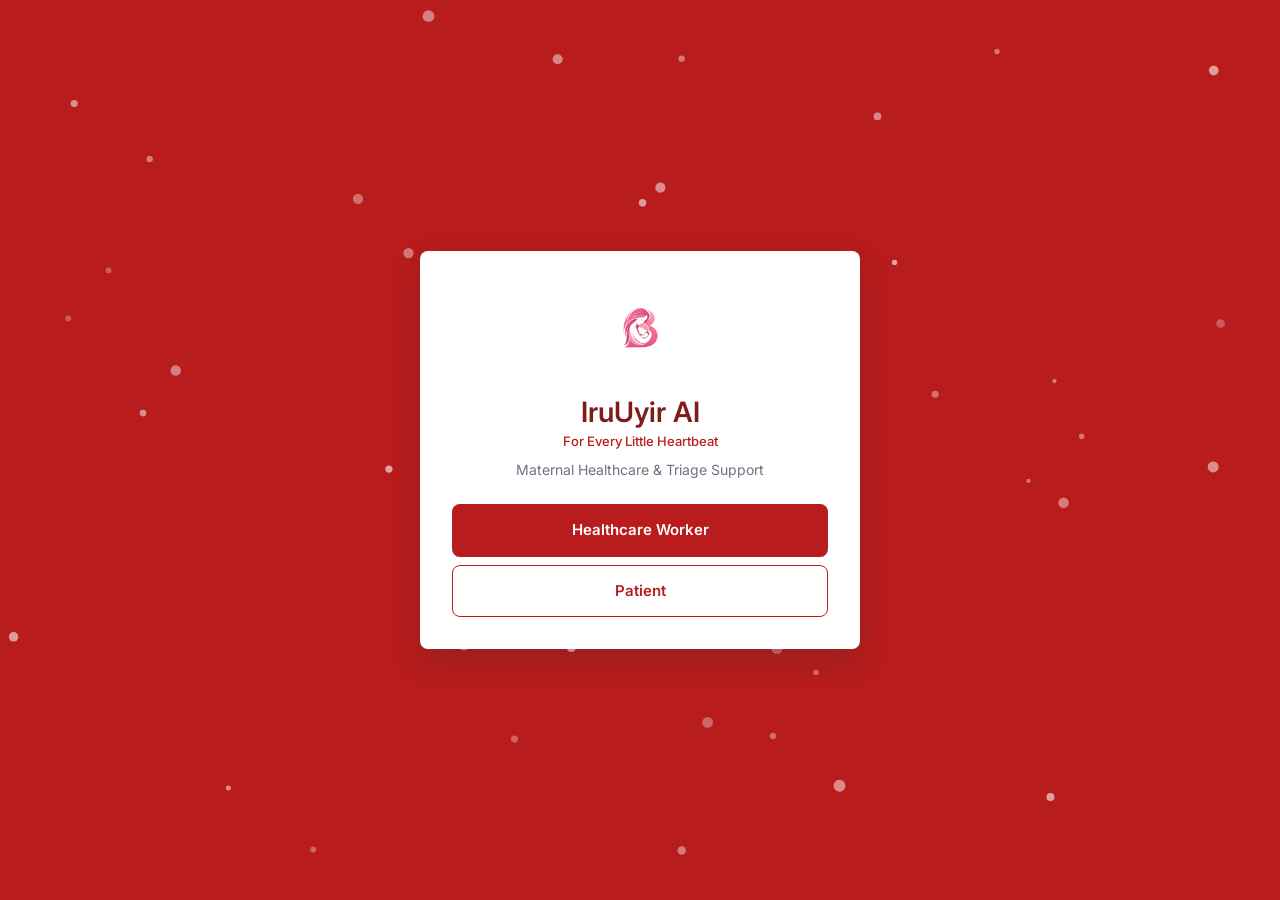
<file: iruuyir-ai/index.html>
<!DOCTYPE html><html lang="en"><head><meta charset="UTF-8"><meta name="viewport" content="width=device-width,initial-scale=1"><title>IruUyir AI | For Every Little Heartbeat</title>
<link rel="icon" href="assets/logo.png">
<link href="https://fonts.googleapis.com/css2?family=Inter:wght@400;500;600;700&display=swap" rel="stylesheet">
<link rel="stylesheet" href="healthworker/css/shared.css"><link rel="stylesheet" href="assets/css/logo.css"></head>
<body><div class="auth-wrap"><main class="auth-card" style="max-width:440px;text-align:center">
<!-- LOGO SLOT: put your logo at assets/logo.png (no code change needed) -->
<div class="logo-placeholder logo-hero" title="Logo"><img src="assets/logo.png" alt="IruUyir AI logo" onload="this.parentNode.classList.add('has-logo')" onerror="this.remove()"><span class="logo-fallback">LOGO</span></div>
<h1 style="font-size:28px;color:var(--red-dark);margin-top:0;">IruUyir AI</h1><p class="tagline">For Every Little Heartbeat</p>
<p class="muted" style="margin:8px 0 24px">Maternal Healthcare &amp; Triage Support</p>
<a class="btn btn-primary btn-lg" href="healthworker/doctor-login.html" data-go>Healthcare Worker</a>
<a class="btn btn-outline btn-lg" href="patient/patient-login.html" data-go>Patient</a>
</main><canvas id="bg" aria-hidden="true"></canvas></div>
<script src="healthworker/js/ui.js"></script><script src="healthworker/js/particles.js"></script>
<script>document.querySelectorAll('[data-go]').forEach(a=>a.addEventListener('click',e=>{e.preventDefault();UI.go(a.href)}))</script></body></html>
</file>
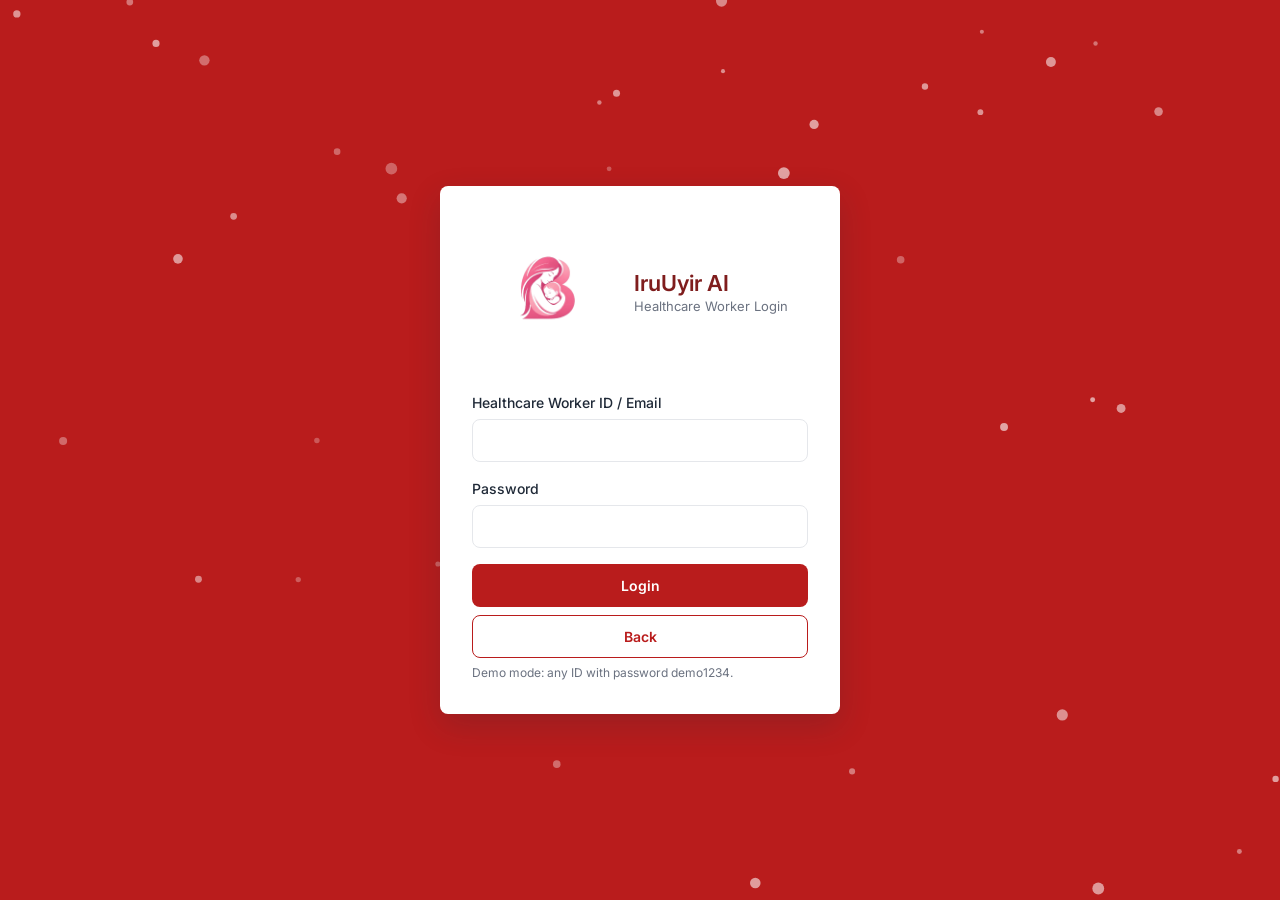
<file: iruuyir-ai/healthworker/doctor-dashboard.html>
<!DOCTYPE html><html lang="en"><head><meta charset="UTF-8"><meta name="viewport" content="width=device-width,initial-scale=1"><title>Dashboard | IruUyir AI</title>
<link href="https://fonts.googleapis.com/css2?family=Inter:wght@400;500;600;700&display=swap" rel="stylesheet">
<link rel="stylesheet" href="css/shared.css"><link rel="stylesheet" href="css/doctor.css"><link rel="icon" href="../assets/logo.png"><link rel="stylesheet" href="../assets/css/logo.css"></head>
<body data-protected="1">
<header class="navbar"><div class="nav-left"><div class="logo-placeholder" title="Logo"><img src="../assets/logo.png" alt="IruUyir logo" onload="this.parentNode.classList.add('has-logo')" onerror="this.remove()"><span class="logo-fallback">LOGO</span></div><span class="brand">IruUyir AI</span>
<nav class="nav-links"><button class="nav-link" data-nav="dashboard">Dashboard</button><button class="nav-link" data-nav="patients">Patients</button><button class="nav-link" data-nav="appointments">Appointments</button><button class="nav-link" data-nav="cycle">Menstrual Cycle</button><button class="nav-link" data-nav="alerts">Alerts<span class="count" id="alertCount" hidden></span></button></nav></div>
<div class="nav-right"><span class="user"><span class="muted">Healthcare Worker</span><strong id="userName"></strong></span><button class="btn btn-outline btn-sm" id="logoutBtn">Logout</button></div></header>
<main class="app-main" id="view"></main><div id="modalRoot"></div><div id="toasts"></div>
<script src="js/config.js"></script><script src="js/ui.js"></script><script src="js/auth.js"></script><script src="js/mock.js"></script><script src="js/api.js"></script><script src="js/dashboard.js"></script>
</body></html>
</file>
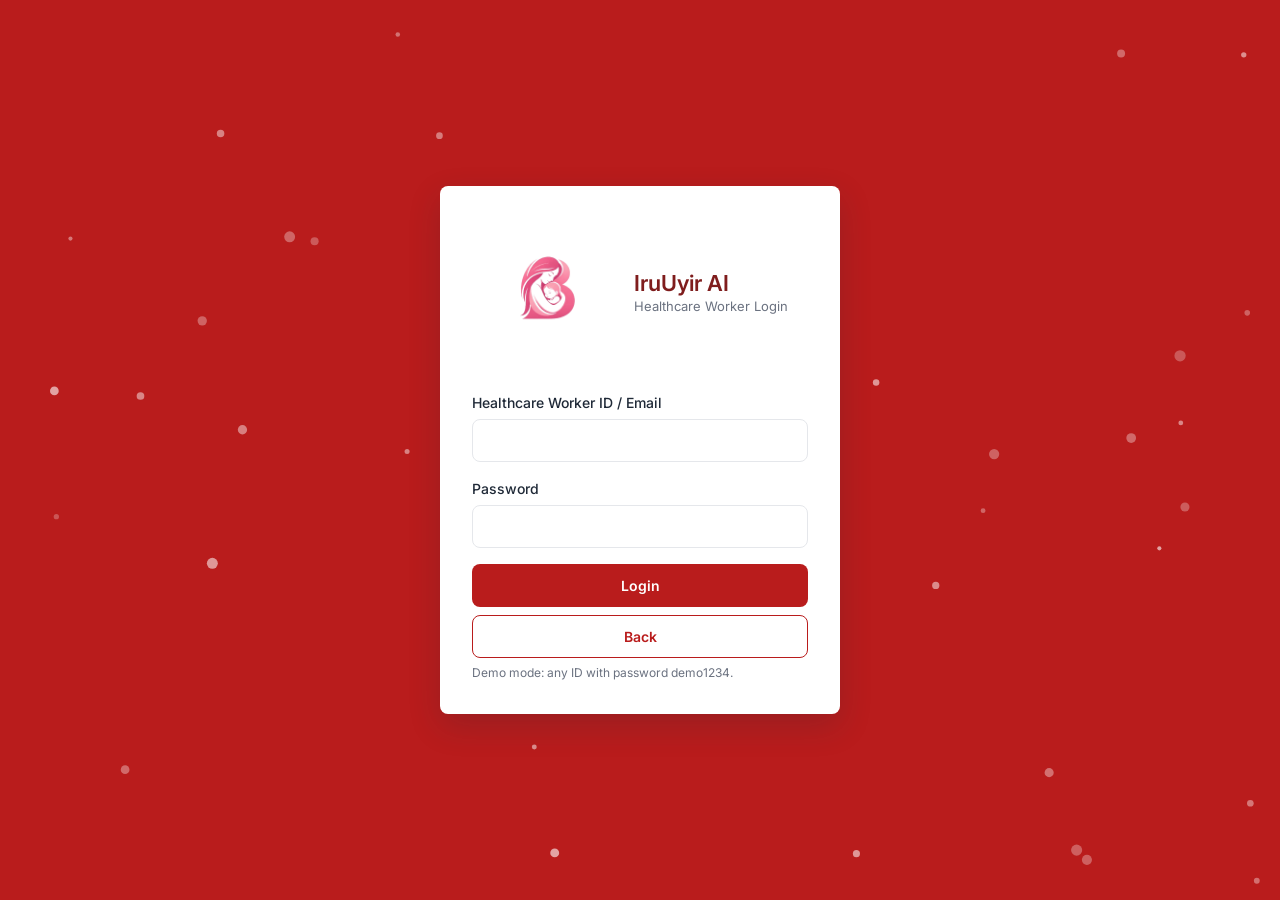
<file: iruuyir-ai/healthworker/doctor-login.html>
<!DOCTYPE html><html lang="en"><head><meta charset="UTF-8"><meta name="viewport" content="width=device-width,initial-scale=1"><title>Healthcare Worker Login | IruUyir AI</title>
<link href="https://fonts.googleapis.com/css2?family=Inter:wght@400;500;600;700&display=swap" rel="stylesheet">
<link rel="stylesheet" href="css/shared.css"><link rel="icon" href="../assets/logo.png"><link rel="stylesheet" href="../assets/css/logo.css"></head>
<body><div class="auth-wrap"><canvas id="bg" aria-hidden="true"></canvas><main class="auth-card" id="card">
<div class="auth-brand"><div class="logo-placeholder" title="Logo"><img src="../assets/logo.png" alt="IruUyir logo" onload="this.parentNode.classList.add('has-logo')" onerror="this.remove()"><span class="logo-fallback">LOGO</span></div><div><h1>IruUyir AI</h1><p>Healthcare Worker Login</p></div></div>
<div class="form-error" id="error" role="alert"></div>
<form id="form" novalidate>
<div class="form-group"><label for="identifier">Healthcare Worker ID / Email</label><input id="identifier" autocomplete="username"></div>
<div class="form-group"><label for="password">Password</label><input id="password" type="password" autocomplete="current-password"></div>
<button class="btn btn-primary" id="loginBtn" type="submit">Login</button>
<button class="btn btn-outline" id="backBtn" type="button">Back</button>
</form><p class="hint" id="demoHint"></p></main></div><div id="toasts"></div>
<script src="js/config.js"></script><script src="js/ui.js"></script><script src="js/auth.js"></script><script src="js/mock.js"></script><script src="js/api.js"></script><script src="js/particles.js"></script>
<script>
if(Auth.token())location.replace('doctor-dashboard.html');
if(IRUUYIR_CONFIG.USE_MOCK)document.getElementById('demoHint').textContent='Demo mode: any ID with password demo1234.';
const $=id=>document.getElementById(id);
$('backBtn').onclick=()=>UI.go('../index.html');
$('form').addEventListener('submit',async e=>{e.preventDefault();$('error').style.display='none';
 const identifier=$('identifier').value.trim(),password=$('password').value;
 if(!identifier||!password){$('error').textContent='Enter your ID/email and password.';$('error').style.display='block';return}
 UI.busy($('loginBtn'),true,'Signing in');
 try{const r=await Api.login({identifier,password});Auth.set(r.token,r.user);UI.go('doctor-dashboard.html')}
 catch(err){UI.busy($('loginBtn'),false);$('error').textContent=err.message;$('error').style.display='block'}});
</script></body></html>
</file>
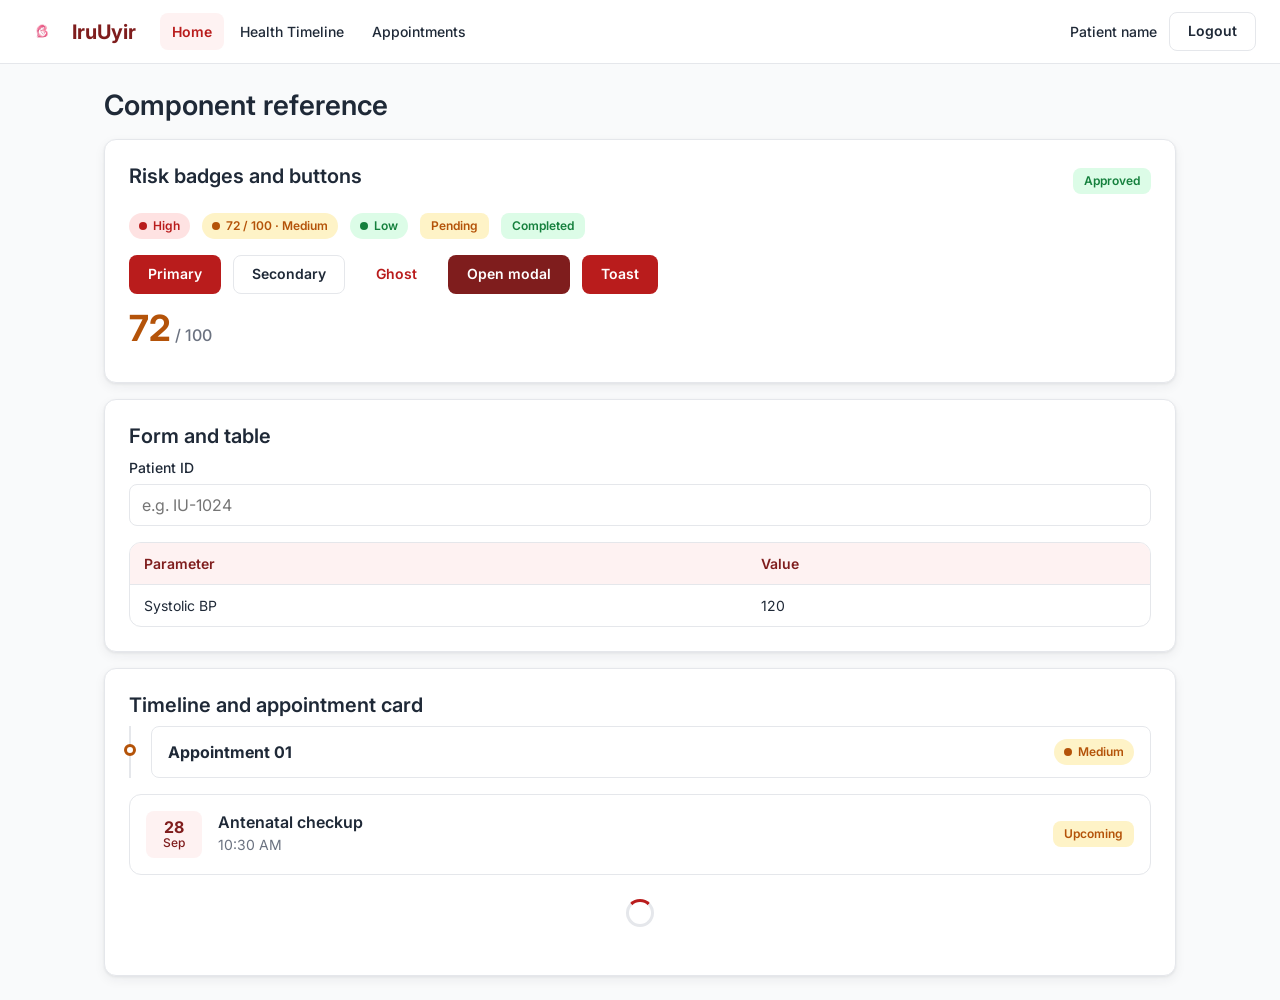
<file: iruuyir-ai/patient/components.html>
<!DOCTYPE html>
<html lang="en"><head><meta charset="UTF-8"><meta name="viewport" content="width=device-width, initial-scale=1">
<title>IruUyir Component Reference</title><link rel="stylesheet" href="css/iruuyir.css"><link rel="icon" href="../assets/logo.png"><link rel="stylesheet" href="../assets/css/logo.css"></head>
<body class="bg-soft">
<header class="navbar">
  <a class="brand" href="../index.html"><div class="logo-placeholder sm" title="Logo"><img src="../assets/logo.png" alt="IruUyir logo" onload="this.parentNode.classList.add('has-logo')" onerror="this.remove()"><span class="logo-fallback">LOGO</span></div>IruUyir</a>
  <nav><a class="active" href="#">Home</a><a href="#">Health Timeline</a><a href="#">Appointments</a></nav>
  <div class="user"><span>Patient name</span><button class="btn btn-secondary">Logout</button></div>
</header>
<main class="container stack">
  <h1>Component reference</h1>
  <div class="card slide-up"><div class="card-header"><h2>Risk badges and buttons</h2><span class="status-badge approved">Approved</span></div>
    <div class="row"><span class="risk-badge high">High</span><span class="risk-badge medium">72 / 100 · Medium</span><span class="risk-badge low">Low</span>
    <span class="status-badge pending">Pending</span><span class="status-badge completed">Completed</span></div>
    <div class="row" style="margin-top:16px"><button class="btn btn-primary">Primary</button><button class="btn btn-secondary">Secondary</button><button class="btn btn-ghost">Ghost</button><button class="btn btn-danger" onclick="IruUyir.modal.open('m1')">Open modal</button><button class="btn btn-primary" onclick="IruUyir.toast('Saved','Changes saved.','success')">Toast</button></div>
    <p class="risk-score medium" style="margin-top:16px">72<small> / 100</small></p></div>
  <div class="card"><h2>Form and table</h2>
    <div class="field"><label for="a">Patient ID</label><input id="a" class="input" placeholder="e.g. IU-1024"></div>
    <div class="table-wrap"><table class="table"><thead><tr><th>Parameter</th><th>Value</th></tr></thead><tbody><tr><td>Systolic BP</td><td>120</td></tr></tbody></table></div></div>
  <div class="card"><h2>Timeline and appointment card</h2>
    <ol class="timeline"><li class="timeline-item medium"><div class="timeline-head" onclick="this.parentNode.classList.toggle('open')"><strong>Appointment 01</strong><span class="risk-badge medium">Medium</span></div><div class="timeline-body">Expanded details go here.</div></li></ol>
    <div class="appt-card"><div class="appt-date">28<small>Sep</small></div><div class="appt-info"><h3>Antenatal checkup</h3><span class="muted small">10:30 AM</span></div><span class="status-badge upcoming">Upcoming</span></div>
    <div class="spinner"></div></div>
</main>
<div class="modal-overlay" id="m1"><div class="modal"><h2>Confirm action</h2><p class="muted">Modal body text.</p><div class="modal-actions"><button class="btn btn-secondary" data-modal-close>Cancel</button><button class="btn btn-primary" data-modal-close>Confirm</button></div></div></div>
<script src="js/iruuyir.js"></script></body></html>
</file>
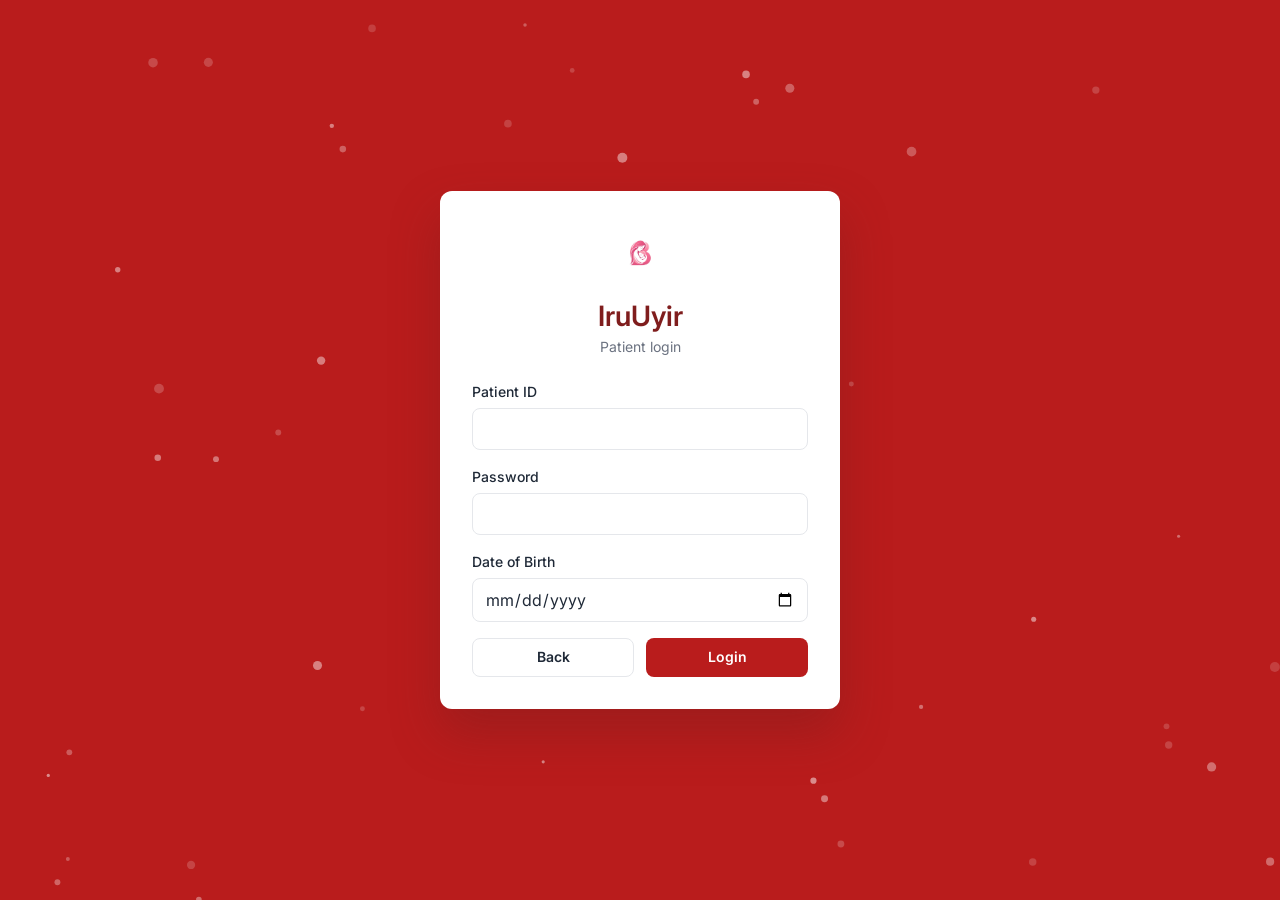
<file: iruuyir-ai/patient/patient-dashboard.html>
<!DOCTYPE html>
<html lang="en"><head><meta charset="UTF-8"><meta name="viewport" content="width=device-width, initial-scale=1">
<title>Dashboard | IruUyir</title><link rel="stylesheet" href="css/iruuyir.css"><link rel="icon" href="../assets/logo.png"><link rel="stylesheet" href="../assets/css/logo.css"></head>
<body class="bg-soft">
<header class="navbar">
  <a class="brand" href="patient-dashboard.html"><div class="logo-placeholder sm" title="Logo"><img src="../assets/logo.png" alt="IruUyir logo" onload="this.parentNode.classList.add('has-logo')" onerror="this.remove()"><span class="logo-fallback">LOGO</span></div>IruUyir</a>
  <nav class="patient-nav" aria-label="Patient navigation">
    <a class="active" href="#home" data-section="home">Home</a>
    <a href="#timeline" data-section="timeline">Health Timeline</a>
    <a href="#appointments" data-section="appointments">Appointments</a>
    <a href="#cycle" data-section="cycle">Menstrual Cycle</a>
    <a href="#handoff" data-section="handoff">Handoff Summary</a>
  </nav>
  <div class="user"><button class="btn btn-danger" onclick="IruUyir.modal.open('sos')">SOS / I'm Coming to Hospital</button><span id="nm"></span><button class="btn btn-secondary" id="lo">Logout</button></div>
</header>
<main class="container stack">
  <section class="patient-section active" id="section-home" data-section-panel="home">
    <h1 id="wel">Welcome</h1>
    <div class="card slide-up accent" id="score"><div class="spinner"></div></div>
    <div class="grid patient-overview-grid">
      <div class="card"><h2>Quick Health Overview</h2><p class="muted small">Your recent maternal health information and current triage status.</p><div class="row"><span class="status-badge approved">Records updated</span><span class="status-badge upcoming">Follow-up available</span></div></div>
      <div class="card"><h2>Next Step</h2><p class="muted small">Review your appointments and health timeline for upcoming care.</p><button class="btn btn-primary" type="button" data-section-button="appointments">View Appointments</button></div>
    </div>
  </section>

  <section class="patient-section" id="section-timeline" data-section-panel="timeline" hidden>
    <div class="section-heading"><div><h1>Health Timeline</h1><p class="muted">A simple view of your recent maternal health journey.</p></div></div>
    <div class="timeline">
      <div class="timeline-item medium open"><div class="timeline-head"><strong>25 Sept 2026 — Risk assessment</strong><span class="risk-badge medium">72 / 100 · Medium</span></div><div class="timeline-body">Latest maternal risk assessment recorded. Your healthcare worker can review the case and recommend follow-up.</div></div>
      <div class="timeline-item"><div class="timeline-head"><strong>18 Sept 2026 — Antenatal review</strong><span class="status-badge completed">Completed</span></div><div class="timeline-body">Routine antenatal review recorded in the patient history.</div></div>
      <div class="timeline-item"><div class="timeline-head"><strong>Previous checkup</strong><span class="status-badge completed">Recorded</span></div><div class="timeline-body">Previous health records remain available for care continuity.</div></div>
    </div>
  </section>

  <section class="patient-section" id="section-appointments" data-section-panel="appointments" hidden>
    <div class="section-heading"><div><h1>Appointments</h1><p class="muted">Upcoming and recent appointments.</p></div></div>
    <div class="card">
      <div class="appt-card"><div class="appt-date">18<small>Sep</small></div><div class="appt-info"><h3>Antenatal review</h3><span class="muted small">2:00 PM · Healthcare Worker</span></div><span class="status-badge completed">Completed</span></div>
      <div class="appt-card" style="margin-top:12px"><div class="appt-date">30<small>Sep</small></div><div class="appt-info"><h3>Follow-up checkup</h3><span class="muted small">10:30 AM · Maternal care</span></div><span class="status-badge upcoming">Upcoming</span></div>
    </div>
  </section>

  <section class="patient-section" id="section-cycle" data-section-panel="cycle" hidden>
    <div class="section-heading"><div><h1>Menstrual Cycle</h1><p class="muted">Track cycle information and related health notes.</p></div></div>
    <div class="grid">
      <div class="card"><h2>Current cycle</h2><p class="risk-score low">Day 18</p><p class="muted small">Cycle information can be updated from your health records.</p></div>
      <div class="card"><h2>Health note</h2><p class="muted">Keep your cycle details updated so your healthcare worker has better context during consultations.</p></div>
    </div>
  </section>

  <section class="patient-section" id="section-handoff" data-section-panel="handoff" hidden>
    <div class="section-heading"><div><h1>Handoff Summary</h1><p class="muted">Key information that can be shared with your healthcare team.</p></div></div>
    <div class="card">
      <div class="table-wrap"><table class="table"><tbody>
        <tr><th>Patient</th><td id="handoff-name">Priya Devi</td></tr>
        <tr><th>Risk score</th><td id="handoff-risk">72 / 100 · Medium</td></tr>
        <tr><th>Last assessment</th><td id="handoff-date">25 Sept 2026</td></tr>
        <tr><th>Care priority</th><td><span class="risk-badge medium">Follow-up review</span></td></tr>
      </tbody></table></div>
      <p class="muted small" style="margin-top:16px">This summary supports communication with the healthcare team; clinical decisions remain with healthcare professionals.</p>
    </div>
  </section>
</main>
<div class="modal-overlay" id="sos"><div class="modal"><h2>Pre-arrival notification</h2>
  <p>Send an emergency pre-arrival notification to your healthcare facility?</p>
  <div class="modal-actions"><button class="btn btn-secondary" data-modal-close>Cancel</button><button class="btn btn-primary" id="send">Send Notification</button></div></div></div>
<script src="js/config.js"></script><script src="js/mock-api.js"></script><script src="js/iruuyir.js"></script><script src="js/auth.js"></script>
<script>
// Patient dashboard navigation: switch sections without needing separate HTML files.
(function () {
  const links = document.querySelectorAll('.patient-nav [data-section]');
  const panels = document.querySelectorAll('[data-section-panel]');

  function showSection(section, updateHash = true) {
    const valid = document.querySelector('[data-section-panel="' + section + '"]') ? section : 'home';
    panels.forEach(panel => {
      const active = panel.dataset.sectionPanel === valid;
      panel.hidden = !active;
      panel.classList.toggle('active', active);
    });
    links.forEach(link => link.classList.toggle('active', link.dataset.section === valid));
    if (updateHash && location.hash !== '#' + valid) history.pushState(null, '', '#' + valid);
    window.scrollTo({ top: 0, behavior: 'smooth' });
  }

  links.forEach(link => link.addEventListener('click', function (e) {
    e.preventDefault();
    showSection(this.dataset.section);
  }));

  document.querySelectorAll('[data-section-button]').forEach(button => {
    button.addEventListener('click', () => showSection(button.dataset.sectionButton));
  });

  window.addEventListener('popstate', () => showSection(location.hash.slice(1) || 'home', false));
  showSection(location.hash.slice(1) || 'home', false);
})();
</script>
<script>
const s = IruAuth.require('patient', 'patient-login.html');
if (s) {
  const id = s.user.id;
  document.getElementById('nm').textContent = s.user.name;
  document.getElementById('lo').onclick = () => IruAuth.logout('patient', 'patient-login.html');
  IruAuth.api('patient', '/api/patients/' + id).then(p => {
    document.getElementById('wel').textContent = 'Welcome, ' + p.name;
    const lv = p.triage.toLowerCase();
    document.getElementById('score').innerHTML = '<p class="muted small">Current Maternal Risk Score</p><p class="risk-score ' + lv + '">' + p.riskScore + '<small> / 100</small></p><p><span class="risk-badge ' + lv + '">' + p.triage + ' triage</span></p><p class="muted small">Last assessment: ' + p.lastAssessment + '</p>';
    document.getElementById('send').onclick = async e => {
      IruUyir.loading(e.target, true);
      try {
        await IruAuth.api('patient', '/api/patients/' + id + '/pre-arrival', {method:'POST', body: JSON.stringify({patientId:id, patientName:p.name, riskScore:p.riskScore, triage:p.triage, lastAssessment:p.lastAssessment, timestamp:new Date().toISOString()})});
        IruUyir.modal.close('sos'); IruUyir.toast('Pre-arrival notification sent.', 'Your healthcare facility has been notified.', 'success');
      } catch (x) { IruUyir.toast('Could not send', 'Please try again or call your facility.', 'error'); }
      IruUyir.loading(e.target, false);
    };
  }).catch(() => document.getElementById('score').innerHTML = '<p>Could not load your record.</p>');
}
</script></body></html>
</file>
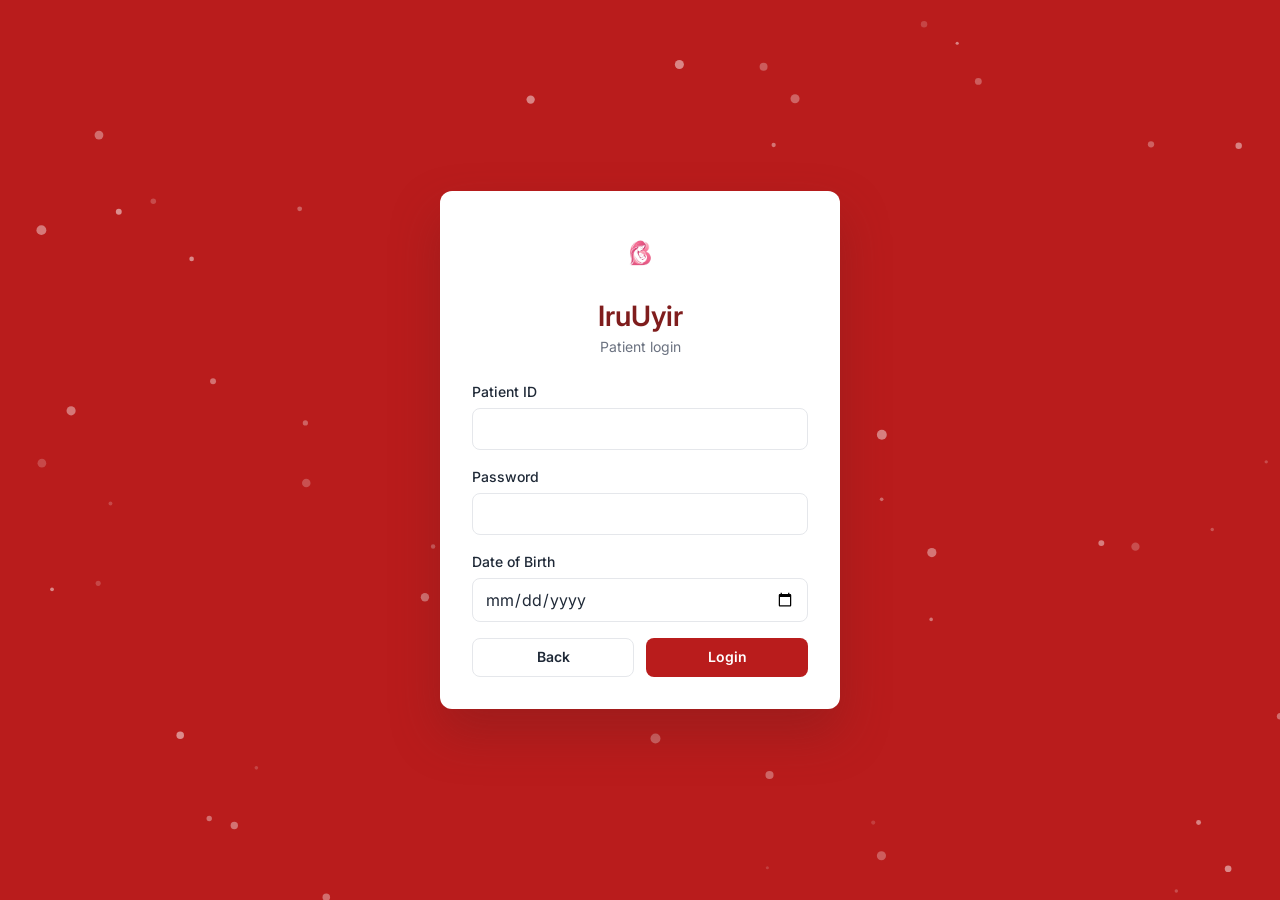
<file: iruuyir-ai/patient/patient-login.html>
<!DOCTYPE html>
<html lang="en"><head><meta charset="UTF-8"><meta name="viewport" content="width=device-width, initial-scale=1">
<title>Patient Login | IruUyir</title><link rel="stylesheet" href="css/iruuyir.css"><link rel="icon" href="../assets/logo.png"><link rel="stylesheet" href="../assets/css/logo.css"></head>
<body class="login-page">
<canvas id="iu-particles"></canvas>
<main class="login-card">
  <div class="login-head"><div class="logo-placeholder" title="Logo"><img src="../assets/logo.png" alt="IruUyir logo" onload="this.parentNode.classList.add('has-logo')" onerror="this.remove()"><span class="logo-fallback">LOGO<br>PLACEHOLDER</span></div><h1>IruUyir</h1><p class="muted small">Patient login</p></div>
  <form id="f" novalidate>
    <div class="field"><label for="pid">Patient ID</label><input id="pid" class="input" autocomplete="username"></div>
    <div class="field"><label for="pw">Password</label><input id="pw" type="password" class="input" autocomplete="current-password"></div>
    <div class="field"><label for="dob">Date of Birth</label><input id="dob" type="date" class="input"></div>
    <p class="field-error" id="err" role="alert"></p>
    <div class="btn-row"><button type="button" class="btn btn-secondary" data-href="../index.html">Back</button><button type="submit" class="btn btn-primary" id="go">Login</button></div>
  </form>
</main>
<script src="js/config.js"></script><script src="js/mock-api.js"></script><script src="js/iruuyir.js"></script><script src="js/auth.js"></script>
<script>
IruUyir.initLoginBackground();
if (IruAuth.get('patient')) location.replace('patient-dashboard.html');
document.getElementById('f').addEventListener('submit', async e => {
  e.preventDefault();
  const err = document.getElementById('err'), btn = document.getElementById('go'); err.textContent = '';
  const body = {patientId:pid.value,password:pw.value,dob:dob.value};
  if (Object.values(body).some(v => !v.trim())) { err.textContent = 'Fill in all fields.'; return; }
  IruUyir.loading(btn, true);
  try {
    const r = await fetch(API_BASE_URL + '/api/auth/patient/login', {method:'POST', headers:{'Content-Type':'application/json'}, body:JSON.stringify(body)});
    const d = await r.json();
    if (!r.ok) throw new Error(d.message || 'Login failed');
    IruAuth.save('patient', d.token, d.user);
    IruUyir.go('patient-dashboard.html');
  } catch (x) {
    err.textContent = x instanceof TypeError ? 'Cannot reach the server. Start it with: node server.js' : x.message;
    IruUyir.loading(btn, false);
  }
});
</script></body></html>
</file>
<file: iruuyir-ai/healthworker/css/shared.css>
/* IruUyir AI — shared design system (use in BOTH healthcare-worker and patient frontends) */
:root{--red:#B91C1C;--red-dark:#7F1D1D;--red-light:#FEF2F2;--white:#FFFFFF;--text:#1F2937;--muted:#6B7280;--border:#E5E7EB;
--high:#B91C1C;--high-bg:#FEF2F2;--med:#B45309;--med-bg:#FEF3C7;--low:#15803D;--low-bg:#DCFCE7;
--radius:8px;--shadow:0 1px 2px rgba(31,41,55,.06),0 1px 3px rgba(31,41,55,.08);--shadow-lg:0 12px 32px rgba(31,41,55,.2);
--t:.18s ease;--s1:8px;--s2:16px;--s3:24px;--font:'Inter',system-ui,-apple-system,'Segoe UI',Roboto,Arial,sans-serif}
*{box-sizing:border-box}html{-webkit-text-size-adjust:100%}
body{margin:0;font-family:var(--font);color:var(--text);background:var(--white);font-size:14px;line-height:1.5}
h1,h2,h3{margin:0;font-weight:600;line-height:1.25}h1{font-size:22px}h2{font-size:16px}
.muted{color:var(--muted)}small{font-size:12px}a{color:var(--red)}
:focus-visible{outline:2px solid var(--red);outline-offset:2px}
.navbar{position:sticky;top:0;z-index:20;display:flex;justify-content:space-between;align-items:center;gap:var(--s2);padding:10px var(--s3);background:var(--white);border-bottom:3px solid var(--red);box-shadow:var(--shadow)}
.nav-left,.nav-right{display:flex;align-items:center;gap:var(--s2)}
.logo-placeholder{width:38px;height:38px;border:1.5px dashed var(--red);border-radius:var(--radius);display:grid;place-items:center;font-size:9px;font-weight:600;color:var(--red);background:var(--red-light)}
.brand{font-weight:700;font-size:17px;color:var(--red-dark)}
.nav-links{display:flex;gap:4px;margin-left:var(--s2)}
.nav-link{font:inherit;font-weight:500;background:none;border:0;padding:8px 12px;border-radius:var(--radius);color:var(--muted);cursor:pointer;transition:var(--t)}
.nav-link:hover{background:var(--red-light);color:var(--red)}.nav-link.active{background:var(--red-light);color:var(--red-dark)}
.btn{font:inherit;font-weight:600;display:inline-flex;align-items:center;justify-content:center;gap:8px;padding:10px 18px;border-radius:var(--radius);border:1px solid transparent;cursor:pointer;transition:background var(--t),box-shadow var(--t),transform var(--t),color var(--t);text-decoration:none}
.btn:active{transform:translateY(1px)}
.btn-primary{background:var(--red);color:var(--white)}.btn-primary:hover{background:var(--red-dark);box-shadow:var(--shadow)}
.btn-outline{background:var(--white);color:var(--red);border-color:var(--red)}.btn-outline:hover{background:var(--red-light)}
.btn-sm{padding:6px 12px;font-size:13px}
.btn[disabled]{opacity:.6;cursor:not-allowed}
.btn.loading{pointer-events:none;opacity:.85}
.spinner{width:16px;height:16px;border:2px solid currentColor;border-right-color:transparent;border-radius:50%;display:inline-block;animation:spin .7s linear infinite}
@keyframes spin{to{transform:rotate(360deg)}}
.card{background:var(--white);border:1px solid var(--border);border-radius:var(--radius);box-shadow:var(--shadow);padding:var(--s3);margin-bottom:var(--s3)}
.card-head{display:flex;justify-content:space-between;align-items:center;gap:var(--s2);margin-bottom:var(--s2);flex-wrap:wrap}
.form-group{margin-bottom:var(--s2)}
label{display:block;font-weight:500;margin-bottom:6px}
input,select,textarea{width:100%;font:inherit;color:var(--text);background:var(--white);border:1px solid var(--border);border-radius:var(--radius);padding:10px 12px;transition:border-color var(--t),box-shadow var(--t)}
input:focus,select:focus,textarea:focus{outline:0;border-color:var(--red);box-shadow:0 0 0 3px rgba(185,28,28,.15)}
input.invalid{border-color:var(--red);background:var(--red-light)}
.err{color:var(--red);font-size:12px;min-height:16px;margin-top:4px}
.input-unit{position:relative}.input-unit input{padding-right:64px}
.input-unit span{position:absolute;right:12px;top:50%;transform:translateY(-50%);color:var(--muted);font-size:12px;pointer-events:none}
.hint{color:var(--muted);font-size:12px;margin:6px 0 0}
.table-wrap{overflow-x:auto}
.table{width:100%;border-collapse:collapse}
.table th{background:var(--red-light);color:var(--red-dark);text-align:left;font-weight:600;font-size:12px;padding:10px 12px;border-bottom:1px solid var(--border);white-space:nowrap}
.table td{padding:10px 12px;border-bottom:1px solid var(--border);vertical-align:middle}
.table tbody tr{transition:background var(--t)}.table tbody tr:hover{background:var(--red-light)}
.table tr.clickable{cursor:pointer}
.r-high{--rc:var(--high);--rb:var(--high-bg)}.r-medium{--rc:var(--med);--rb:var(--med-bg)}.r-low{--rc:var(--low);--rb:var(--low-bg)}.r-none{--rc:var(--muted);--rb:var(--white)}
.badge{display:inline-block;padding:2px 9px;border-radius:999px;font-size:11px;font-weight:700;letter-spacing:.02em;color:var(--rc);background:var(--rb);border:1px solid var(--rc)}
.status{display:inline-block;padding:3px 10px;border-radius:999px;font-size:12px;font-weight:600;border:1px solid}
.status.pending{color:var(--med);background:var(--med-bg);border-color:var(--med)}
.status.approved{color:var(--low);background:var(--low-bg);border-color:var(--low)}
.modal-backdrop{position:fixed;inset:0;background:rgba(31,41,55,.5);display:grid;place-items:center;padding:var(--s2);z-index:50;animation:fade .18s ease;transition:opacity .15s}
.modal{background:var(--white);border-radius:var(--radius);box-shadow:var(--shadow-lg);width:100%;max-width:440px;padding:var(--s3);animation:pop .2s ease}
@keyframes fade{from{opacity:0}}@keyframes pop{from{opacity:0;transform:translateY(8px) scale(.98)}}
#toasts{position:fixed;right:var(--s2);bottom:var(--s2);display:grid;gap:8px;z-index:60}
.toast{background:var(--text);color:var(--white);padding:10px 16px;border-radius:var(--radius);box-shadow:var(--shadow-lg);animation:pop .2s ease}
.toast.error{background:var(--red-dark)}
.page-enter{animation:pageIn .3s ease both}.page-exit{opacity:0;transform:translateY(-6px);transition:.2s ease}
@keyframes pageIn{from{opacity:0;transform:translateY(8px)}}
@media(prefers-reduced-motion:reduce){*{animation-duration:.01ms!important;transition-duration:.01ms!important}}
@media(max-width:700px){.navbar{flex-wrap:wrap;padding:10px var(--s2)}.nav-links{margin-left:0}.user .muted{display:none}}
.timeline{list-style:none;margin:0;padding:0 0 0 22px;border-left:2px solid var(--border)}
.tl-item{position:relative;margin-bottom:var(--s2)}
.tl-item::before{content:"";position:absolute;left:-30px;top:22px;width:14px;height:14px;border-radius:50%;background:var(--rc);border:3px solid var(--white);box-shadow:0 0 0 1px var(--rc)}
.tl-item .card{margin:0;border-left:4px solid var(--rc)}
.tl-head{display:flex;justify-content:space-between;gap:var(--s1);margin-bottom:var(--s1)}
.tl-rec{white-space:pre-wrap;background:var(--red-light);border-radius:var(--radius);padding:10px 12px;margin-top:var(--s1);font-size:13px}
.tl-foot{display:flex;justify-content:space-between;flex-wrap:wrap;gap:var(--s1);margin-top:var(--s1);color:var(--muted);font-size:13px}
/* ===== Shared components v2 (both frontends) ===== */
.auth-wrap{position:relative;min-height:100vh;display:grid;place-items:center;padding:var(--s2);background:var(--red);overflow:hidden}
.auth-wrap canvas{position:absolute;inset:0;width:100%;height:100%}
.auth-card{position:relative;z-index:1;width:100%;max-width:400px;background:var(--white);border-radius:var(--radius);box-shadow:var(--shadow-lg);padding:32px;animation:pageIn .45s ease both}
.auth-brand{display:flex;align-items:center;gap:12px;margin-bottom:var(--s3)}.auth-brand .logo-placeholder{width:48px;height:48px}
.auth-brand h1{color:var(--red-dark)}.auth-brand p{margin:0;color:var(--muted);font-size:13px}
.auth-card .btn{width:100%}.auth-card .btn+.btn{margin-top:var(--s1)}
.tagline{color:var(--red);font-weight:500;font-size:13px;margin:2px 0 0}
.btn-lg{padding:14px 22px;font-size:15px}
.form-error{background:var(--red-light);color:var(--red-dark);border:1px solid var(--red);border-radius:var(--radius);padding:8px 12px;margin-bottom:var(--s2);display:none}
.status.info{color:var(--muted);background:var(--white);border-color:var(--border)}
.nav-link .count{display:inline-grid;place-items:center;min-width:18px;height:18px;padding:0 5px;margin-left:6px;border-radius:9px;background:var(--red);color:var(--white);font-size:11px;font-weight:700}
.tl-item .card{cursor:pointer;transition:box-shadow var(--t)}.tl-item .card:hover{box-shadow:var(--shadow-lg)}
/* appointment card */
.appt-card{display:grid;grid-template-columns:100px 1fr auto auto auto;align-items:center;gap:var(--s2);padding:var(--s2);margin-bottom:var(--s1);background:var(--white);border:1px solid var(--border);border-radius:var(--radius);box-shadow:var(--shadow);transition:box-shadow var(--t)}
.appt-card:hover{box-shadow:var(--shadow-lg)}
.appt-time{font-weight:700;color:var(--red-dark);background:var(--red-light);border-radius:var(--radius);padding:8px;text-align:center}
.appt-risk small{display:block;color:var(--muted)}
@media(max-width:900px){.appt-card{grid-template-columns:90px 1fr;}.appt-card>*:nth-child(n+3){grid-column:1/-1}}
/* score ring */
.score-row{display:flex;gap:var(--s3);align-items:center;flex-wrap:wrap}
.score{--pct:0;width:132px;height:132px;border-radius:50%;background:conic-gradient(var(--rc) calc(var(--pct)*1%),var(--border) 0);display:grid;place-content:center;text-align:center;position:relative;flex:none}
.score::before{content:"";position:absolute;inset:12px;background:var(--white);border-radius:50%}
.score>*{position:relative}.score b{font-size:34px;line-height:1;color:var(--rc)}.score small{color:var(--muted)}
/* segmented buttons + collapsible */
.seg{display:grid;grid-template-columns:repeat(3,1fr);gap:var(--s1)}
.seg-btn{font:inherit;font-weight:600;padding:16px;border:1.5px solid var(--border);border-radius:var(--radius);background:var(--white);color:var(--text);cursor:pointer;transition:var(--t)}
.seg-btn:hover{border-color:var(--red);color:var(--red)}.seg-btn.active{background:var(--red);border-color:var(--red);color:var(--white);box-shadow:var(--shadow)}
.seg-btn[disabled]{opacity:.6;cursor:not-allowed}
.collapsible{display:grid;grid-template-rows:0fr;opacity:0;transition:grid-template-rows .35s ease,opacity .3s ease}
.collapsible.open{grid-template-rows:1fr;opacity:1}.collapsible>div{overflow:hidden;min-height:0}
fieldset{border:0;padding:0;margin:0;min-width:0}
/* incoming patient alert */
.incoming{border:2px solid var(--red);background:var(--red-light);border-radius:var(--radius);padding:var(--s2);margin-bottom:var(--s2);animation:pop .3s ease}
.incoming h2{color:var(--red-dark)}.incoming .kv{margin-top:var(--s1)}
.kv{display:grid;grid-template-columns:repeat(auto-fit,minmax(150px,1fr));gap:var(--s1)}
.kv>div{padding:8px 10px;border:1px solid var(--border);border-radius:var(--radius);background:var(--white)}.kv small{display:block;color:var(--muted)}.kv b{font-weight:600}
.pill-live{display:inline-block;padding:3px 10px;border-radius:999px;background:var(--red);color:var(--white);font-size:11px;font-weight:700}
.modal.wide{max-width:680px;max-height:90vh;overflow:auto}
[hidden]{display:none!important}
.appt-risk{min-width:130px}
</file>
<file: iruuyir-ai/assets/css/logo.css>
/* ===== IruUyir logo slot (used by every page in both portals) =====
   Put your logo at  assets/logo.png  - it fills the slot automatically.
   The slot has a fixed size and object-fit:contain, so the logo is never stretched,
   never overflows and never overlaps the brand name, navbar or login card.
   If the file is missing, the dashed "LOGO" box stays as a placeholder. */
.logo-placeholder{position:relative;flex:none;overflow:hidden}
.logo-placeholder img{position:absolute;inset:0;width:100%;height:100%;object-fit:contain;padding:1px;opacity:0;transition:opacity .25s}
.logo-placeholder.has-logo{border-color:transparent;background:transparent}
.logo-placeholder.has-logo img{opacity:1}
.logo-placeholder.has-logo .logo-fallback{display:none}
.logo-placeholder .logo-fallback{text-align:center;line-height:1.2}

/* Slightly roomier slots for the healthcare-worker portal (its default box is small) */
.nav-left .logo-placeholder{width:44px;height:44px}
.auth-brand .logo-placeholder{width:150px;height:150px}
.logo-hero{width: 96px !important;
    height: 96px !important;
    margin: 0 auto 16px !important;
    font-size:12px!important
   }
</file>
<file: iruuyir-ai/healthworker/css/doctor.css>
/* Healthcare worker screens — built only on shared.css tokens */
.app-main{max-width:1200px;margin:0 auto;padding:var(--s3)}
.page-title{margin-bottom:var(--s2)}
.grid-2{display:grid;grid-template-columns:1.7fr 1fr;gap:var(--s3);align-items:start}
.loading-block{display:grid;place-items:center;padding:64px;color:var(--red)}.loading-block .spinner{width:28px;height:28px}
.empty{color:var(--muted);text-align:center;padding:var(--s3)}
.user{display:flex;gap:6px;align-items:baseline}
.cal-nav{display:flex;align-items:center;gap:var(--s1)}.cal-nav strong{min-width:130px;text-align:center}
#cal{display:grid;grid-template-columns:repeat(7,minmax(0,1fr));border-top:1px solid var(--border);border-left:1px solid var(--border)}
.cal-dow{background:var(--red-light);color:var(--red-dark);font-size:12px;font-weight:600;padding:6px;text-align:center;border-right:1px solid var(--border);border-bottom:1px solid var(--border)}
.cal-cell{min-height:92px;padding:4px;border-right:1px solid var(--border);border-bottom:1px solid var(--border);cursor:pointer;transition:background var(--t);overflow:hidden}
.cal-cell.blank{cursor:default}.cal-cell:not(.blank):hover{background:var(--red-light)}
.cal-cell.sel{background:var(--red-light);box-shadow:inset 0 0 0 2px var(--red)}
.cal-day{font-size:12px;font-weight:600;display:inline-grid;place-items:center;width:22px;height:22px;border-radius:50%}
.cal-cell.today .cal-day{background:var(--red);color:var(--white)}
.chip{margin-top:3px;padding:2px 4px;border-left:3px solid var(--rc);background:var(--rb);border-radius:4px;font-size:11px;line-height:1.3}
.chip b{font-weight:600}.chip .badge{font-size:9px;padding:0 5px}
.more{font-size:11px;color:var(--muted);margin-top:2px}
.day-item{display:flex;justify-content:space-between;align-items:center;gap:var(--s1);padding:10px 0;border-bottom:1px solid var(--border)}
.day-item:last-child{border:0}.day-item a{font-weight:600;color:var(--text);text-decoration:none}.day-item a:hover{color:var(--red)}
.toolbar{display:flex;gap:var(--s2);margin-bottom:var(--s2);flex-wrap:wrap}.toolbar input{flex:1;min-width:220px}
.back{display:inline-block;margin-bottom:var(--s1);text-decoration:none;font-weight:500}
.profile-head{display:flex;justify-content:space-between;align-items:center;gap:var(--s2);flex-wrap:wrap;border-left:4px solid var(--red)}
.meta{display:flex;gap:var(--s3);color:var(--muted);flex-wrap:wrap}.meta b{color:var(--text)}
.tabs{display:flex;gap:4px;border-bottom:1px solid var(--border);margin-bottom:var(--s3);overflow-x:auto}
.tab{font:inherit;font-weight:500;background:none;border:0;border-bottom:3px solid transparent;padding:10px 16px;color:var(--muted);cursor:pointer;white-space:nowrap;transition:var(--t)}
.tab:hover{color:var(--red)}.tab.active{color:var(--red-dark);border-bottom-color:var(--red)}
.form-grid{display:grid;grid-template-columns:repeat(auto-fit,minmax(200px,1fr));gap:0 var(--s2)}
.actions{display:flex;gap:var(--s1);flex-wrap:wrap;margin-top:var(--s1)}
.risk-result{display:flex;flex-direction:column;align-items:center;gap:2px;padding:var(--s3);margin-bottom:var(--s3);border:2px solid var(--rc);background:var(--rb);color:var(--rc);border-radius:var(--radius);animation:pop .25s ease}
.risk-result small{font-weight:600;letter-spacing:.06em}.risk-result strong{font-size:38px;line-height:1.1}.risk-result span{color:var(--muted);font-size:12px}
textarea.rec{min-height:220px;resize:vertical;line-height:1.6}
textarea.rec[readonly]{background:var(--red-light)}
.params{display:grid;grid-template-columns:repeat(auto-fit,minmax(130px,1fr));gap:var(--s1);margin:var(--s1) 0}
.param{padding:8px 10px;border:1px solid var(--border);border-radius:var(--radius)}.param small{display:block;color:var(--muted)}.param b{font-weight:600}
@media(max-width:900px){.grid-2{grid-template-columns:1fr}.cal-cell{min-height:64px}.chip .badge{display:none}}
.cal-cell.period{background:var(--red-light)}.cal-cell.period .cal-day{border:1.5px solid var(--red);color:var(--red-dark)}
.phase-tag{font-size:12px;font-weight:600;color:var(--red-dark);background:var(--red-light);border-radius:999px;padding:2px 10px}
.section-title{margin:var(--s2) 0 var(--s1);font-size:14px;color:var(--red-dark)}
.tl-item.r-none .card{cursor:default}
</file>
<file: iruuyir-ai/patient/css/iruuyir.css>
/* IruUyir shared design system v1.0 - SOURCE OF TRUTH. Do not fork or override tokens. */
@import url('https://fonts.googleapis.com/css2?family=Inter:wght@400;500;600;700&display=swap');
:root{
  --red:#B91C1C; --red-dark:#7F1D1D; --red-light:#FEF2F2; --white:#FFFFFF;
  --text:#1F2937; --muted:#6B7280; --border:#E5E7EB;
  --risk-high:#B91C1C; --risk-high-bg:#FEE2E2;
  --risk-medium:#B45309; --risk-medium-bg:#FEF3C7;
  --risk-low:#15803D; --risk-low-bg:#DCFCE7;
  --font:'Inter',system-ui,-apple-system,'Segoe UI',sans-serif;
  --fs-xs:.75rem; --fs-sm:.875rem; --fs-md:1rem; --fs-lg:1.25rem; --fs-xl:1.75rem; --fs-2xl:2.25rem;
  --sp-1:4px; --sp-2:8px; --sp-3:12px; --sp-4:16px; --sp-5:24px; --sp-6:32px; --sp-7:48px;
  --radius:8px; --radius-lg:12px; --shadow:0 1px 3px rgba(31,41,55,.08),0 4px 12px rgba(31,41,55,.06);
  --t-fast:.15s ease; --t-base:.25s ease; --t-slow:.45s cubic-bezier(.2,.7,.2,1);
}
*,*::before,*::after{box-sizing:border-box}
html{-webkit-text-size-adjust:100%}
body{margin:0;font-family:var(--font);font-size:var(--fs-md);line-height:1.5;color:var(--text);background:var(--white);animation:iu-page-in var(--t-slow) both}
body.iu-leaving{opacity:0;transform:translateY(-6px);transition:opacity .22s ease,transform .22s ease}
body.bg-soft{background:#F9FAFB}
h1,h2,h3,h4{margin:0 0 var(--sp-2);line-height:1.25;font-weight:600}
h1{font-size:var(--fs-xl)} h2{font-size:var(--fs-lg)} h3{font-size:var(--fs-md)}
p{margin:0 0 var(--sp-3)} a{color:var(--red);text-decoration:none} a:hover{color:var(--red-dark)}
.muted{color:var(--muted)} .small{font-size:var(--fs-sm)}
:focus-visible{outline:2px solid var(--red);outline-offset:2px}
.container{max-width:1120px;margin:0 auto;padding:var(--sp-5)}
.stack>*+*{margin-top:var(--sp-4)} .row{display:flex;gap:var(--sp-3);align-items:center;flex-wrap:wrap}
.grid{display:grid;gap:var(--sp-4);grid-template-columns:repeat(auto-fit,minmax(260px,1fr))}

/* Logo placeholder - replace inner content with <img> when the logo is ready; keep the size classes */
.logo-placeholder{width:64px;height:64px;border:2px dashed var(--border);border-radius:var(--radius-lg);display:grid;place-items:center;color:var(--muted);font-size:10px;font-weight:600;text-align:center;line-height:1.2;background:var(--white)}
.logo-placeholder.sm{width:36px;height:36px;border-radius:var(--radius);font-size:8px}
.logo-placeholder.lg{width:88px;height:88px;font-size:12px}

/* Navbar (used by both portals; only the link list differs) */
.navbar{position:sticky;top:0;z-index:50;display:flex;align-items:center;gap:var(--sp-5);padding:0 var(--sp-5);height:64px;background:var(--white);border-bottom:1px solid var(--border)}
.navbar .brand{display:flex;align-items:center;gap:var(--sp-3);font-weight:700;font-size:var(--fs-lg);color:var(--red-dark)}
.navbar nav{display:flex;gap:var(--sp-1);flex:1;overflow-x:auto}
.navbar nav a{padding:8px 12px;border-radius:var(--radius);color:var(--text);font-size:var(--fs-sm);font-weight:500;white-space:nowrap;transition:background var(--t-fast),color var(--t-fast)}
.navbar nav a:hover{background:var(--red-light);color:var(--red)}
.navbar nav a.active{background:var(--red-light);color:var(--red);font-weight:600}
.navbar .user{display:flex;align-items:center;gap:var(--sp-3);font-size:var(--fs-sm);font-weight:500}

/* Buttons */
.btn{display:inline-flex;align-items:center;justify-content:center;gap:var(--sp-2);padding:10px 18px;border:1px solid transparent;border-radius:var(--radius);font:600 var(--fs-sm)/1.2 var(--font);cursor:pointer;transition:background var(--t-fast),border-color var(--t-fast),color var(--t-fast),box-shadow var(--t-fast),transform var(--t-fast)}
.btn:active{transform:translateY(1px)}
.btn-primary{background:var(--red);color:var(--white)} .btn-primary:hover{background:var(--red-dark);color:var(--white)}
.btn-secondary{background:var(--white);color:var(--text);border-color:var(--border)} .btn-secondary:hover{border-color:var(--red);color:var(--red)}
.btn-ghost{background:transparent;color:var(--red)} .btn-ghost:hover{background:var(--red-light)}
.btn-danger{background:var(--red-dark);color:var(--white)} .btn-danger:hover{background:#651616}
.btn-block{width:100%} .btn-lg{padding:14px 22px;font-size:var(--fs-md)}
.btn[disabled],.btn.is-loading{opacity:.6;pointer-events:none}
.btn.is-loading::before{content:"";width:14px;height:14px;border:2px solid currentColor;border-right-color:transparent;border-radius:50%;animation:iu-spin .7s linear infinite}

/* Cards */
.card{background:var(--white);border:1px solid var(--border);border-radius:var(--radius-lg);padding:var(--sp-5);box-shadow:var(--shadow)}
.card.slide-up{animation:iu-slide-up var(--t-slow) both}
.card-header{display:flex;justify-content:space-between;align-items:center;margin-bottom:var(--sp-4)}
.card.accent{border-left:4px solid var(--red)}

/* Forms */
.field{display:flex;flex-direction:column;gap:6px;margin-bottom:var(--sp-4)}
.field label{font-size:var(--fs-sm);font-weight:500}
.input,.select,.textarea{width:100%;padding:10px 12px;font:var(--fs-md) var(--font);color:var(--text);background:var(--white);border:1px solid var(--border);border-radius:var(--radius);transition:border-color var(--t-fast),box-shadow var(--t-fast)}
.input:focus,.select:focus,.textarea:focus{outline:none;border-color:var(--red);box-shadow:0 0 0 3px rgba(185,28,28,.15)}
.input.is-invalid{border-color:var(--red)} .field-error{font-size:var(--fs-xs);color:var(--red)}

/* Tables */
.table-wrap{overflow-x:auto;border:1px solid var(--border);border-radius:var(--radius-lg)}
.table{width:100%;border-collapse:collapse;font-size:var(--fs-sm)}
.table th{background:var(--red-light);color:var(--red-dark);text-align:left;font-weight:600;padding:10px 14px;border-bottom:1px solid var(--border)}
.table td{padding:10px 14px;border-bottom:1px solid var(--border)}
.table tr:last-child td{border-bottom:0} .table tbody tr:hover{background:#FAFAFA}

/* Risk score badge: <span class="risk-badge high|medium|low">72 / 100 · Medium</span> */
.risk-badge{display:inline-flex;align-items:center;gap:6px;padding:4px 10px;border-radius:999px;font-size:var(--fs-xs);font-weight:600}
.risk-badge::before{content:"";width:8px;height:8px;border-radius:50%;background:currentColor}
.risk-badge.high{color:var(--risk-high);background:var(--risk-high-bg)}
.risk-badge.medium{color:var(--risk-medium);background:var(--risk-medium-bg)}
.risk-badge.low{color:var(--risk-low);background:var(--risk-low-bg)}
.risk-score{font-size:var(--fs-2xl);font-weight:700;line-height:1}
.risk-score small{font-size:var(--fs-md);font-weight:500;color:var(--muted)}
.risk-score.high{color:var(--risk-high)} .risk-score.medium{color:var(--risk-medium)} .risk-score.low{color:var(--risk-low)}

/* Status badge: pending | approved | completed | upcoming | cancelled */
.status-badge{display:inline-block;padding:3px 10px;border-radius:var(--radius);font-size:var(--fs-xs);font-weight:600;border:1px solid var(--border);color:var(--muted);background:var(--white)}
.status-badge.approved,.status-badge.completed{color:var(--risk-low);background:var(--risk-low-bg);border-color:transparent}
.status-badge.pending,.status-badge.upcoming{color:var(--risk-medium);background:var(--risk-medium-bg);border-color:transparent}
.status-badge.cancelled{color:var(--red);background:var(--red-light);border-color:transparent}

/* Timeline: ol.timeline > li.timeline-item(.high|.medium|.low) > .timeline-head + .timeline-body (expand by toggling .open) */
.timeline{list-style:none;margin:0;padding:0 0 0 20px;border-left:2px solid var(--border)}
.timeline-item{position:relative;margin-bottom:var(--sp-4)}
.timeline-item::before{content:"";position:absolute;left:-27px;top:18px;width:12px;height:12px;border-radius:50%;background:var(--white);border:3px solid var(--red)}
.timeline-item.high::before{border-color:var(--risk-high)} .timeline-item.medium::before{border-color:var(--risk-medium)} .timeline-item.low::before{border-color:var(--risk-low)}
.timeline-head{display:flex;justify-content:space-between;align-items:center;gap:var(--sp-3);padding:var(--sp-3) var(--sp-4);background:var(--white);border:1px solid var(--border);border-radius:var(--radius);cursor:pointer;transition:border-color var(--t-fast)}
.timeline-head:hover{border-color:var(--red)}
.timeline-body{display:none;padding:var(--sp-4);border:1px solid var(--border);border-top:0;border-radius:0 0 var(--radius) var(--radius)}
.timeline-item.open .timeline-body{display:block;animation:iu-fade var(--t-base) both}

/* Appointment card */
.appt-card{display:flex;gap:var(--sp-4);align-items:center;padding:var(--sp-4);border:1px solid var(--border);border-radius:var(--radius-lg);background:var(--white);transition:border-color var(--t-fast),box-shadow var(--t-fast)}
.appt-card:hover{border-color:var(--red);box-shadow:var(--shadow)}
.appt-date{min-width:56px;text-align:center;padding:8px;border-radius:var(--radius);background:var(--red-light);color:var(--red-dark);font-weight:700;line-height:1.1}
.appt-date small{display:block;font-size:var(--fs-xs);font-weight:500}
.appt-info{flex:1} .appt-info h3{margin:0}

/* Modal: .modal-overlay > .modal ; toggle with IruUyir.modal.open(id)/close(id) */
.modal-overlay{position:fixed;inset:0;z-index:100;display:none;align-items:center;justify-content:center;padding:var(--sp-4);background:rgba(31,41,55,.55)}
.modal-overlay.open{display:flex;animation:iu-fade var(--t-base) both}
.modal{width:100%;max-width:460px;background:var(--white);border-radius:var(--radius-lg);padding:var(--sp-5);box-shadow:0 20px 40px rgba(0,0,0,.25);animation:iu-pop var(--t-base) both}
.modal-actions{display:flex;justify-content:flex-end;gap:var(--sp-3);margin-top:var(--sp-5)}

/* Notification: toast stack + inline notice card */
.toast-stack{position:fixed;top:76px;right:var(--sp-5);z-index:200;display:flex;flex-direction:column;gap:var(--sp-3);max-width:360px}
.toast{padding:var(--sp-3) var(--sp-4);background:var(--white);border:1px solid var(--border);border-left:4px solid var(--red);border-radius:var(--radius);box-shadow:var(--shadow);font-size:var(--fs-sm);animation:iu-slide-in .3s ease both}
.toast.success{border-left-color:var(--risk-low)} .toast.warning{border-left-color:var(--risk-medium)} .toast.error{border-left-color:var(--risk-high)}
.toast strong{display:block}
.notice{padding:var(--sp-3) var(--sp-4);border:1px solid var(--border);border-left:4px solid var(--red);border-radius:var(--radius);background:var(--red-light)}
.notify-dot{display:inline-block;min-width:18px;height:18px;padding:0 5px;border-radius:9px;background:var(--red);color:var(--white);font-size:11px;font-weight:700;text-align:center;line-height:18px}

.spinner{width:28px;height:28px;border:3px solid var(--border);border-top-color:var(--red);border-radius:50%;animation:iu-spin .8s linear infinite;margin:var(--sp-5) auto}

/* Login shell (both portals). Body gets class "login-page" */
.login-page{min-height:100vh;display:grid;place-items:center;padding:var(--sp-4);background:var(--red);position:relative;overflow:hidden}
.login-page #iu-particles{position:absolute;inset:0;width:100%;height:100%;pointer-events:none}
.login-card{position:relative;z-index:1;width:100%;max-width:400px;background:var(--white);border-radius:var(--radius-lg);padding:var(--sp-6);box-shadow:0 24px 48px rgba(127,29,29,.45);animation:iu-slide-up .7s cubic-bezier(.2,.7,.2,1) both}
.login-card .login-head{text-align:center;margin-bottom:var(--sp-5)}
.login-card .login-head .logo-placeholder{margin:0 auto var(--sp-3)}
.login-card .login-head h1{color:var(--red-dark);margin-bottom:2px}
.login-card .btn-row{display:flex;gap:var(--sp-3)} .login-card .btn-row .btn{flex:1}

/* Role selection page */
.role-page{min-height:100vh;display:flex;flex-direction:column;align-items:center;justify-content:center;padding:var(--sp-5);background:linear-gradient(180deg,var(--red-light) 0,var(--white) 60%)}
.role-head{text-align:center;margin-bottom:var(--sp-6)} .role-head .logo-placeholder{margin:0 auto var(--sp-4)}
.role-head h1{font-size:var(--fs-2xl);color:var(--red-dark);margin-bottom:var(--sp-1)}
.role-options{display:grid;grid-template-columns:repeat(auto-fit,minmax(260px,320px));gap:var(--sp-4);justify-content:center;width:100%;max-width:700px}
.role-option{display:flex;flex-direction:column;gap:var(--sp-2);text-align:left;padding:var(--sp-5);background:var(--white);border:1px solid var(--border);border-radius:var(--radius-lg);color:var(--text);font-family:var(--font);cursor:pointer;transition:border-color var(--t-base),box-shadow var(--t-base),transform var(--t-base)}
.role-option:hover{border-color:var(--red);box-shadow:var(--shadow);transform:translateY(-2px);color:var(--text)}
.role-option .role-title{font-size:var(--fs-lg);font-weight:600;color:var(--red-dark)} .role-option .role-desc{font-size:var(--fs-sm);color:var(--muted)}
.role-option .btn{margin-top:var(--sp-3)}
.role-foot{margin-top:var(--sp-6);font-size:var(--fs-xs);color:var(--muted)}

@keyframes iu-page-in{from{opacity:0}to{opacity:1}}
@keyframes iu-fade{from{opacity:0}to{opacity:1}}
@keyframes iu-slide-up{from{opacity:0;transform:translateY(18px)}to{opacity:1;transform:none}}
@keyframes iu-slide-in{from{opacity:0;transform:translateX(16px)}to{opacity:1;transform:none}}
@keyframes iu-pop{from{opacity:0;transform:scale(.96) translateY(8px)}to{opacity:1;transform:none}}
@keyframes iu-spin{to{transform:rotate(360deg)}}
@media (max-width:720px){.navbar{gap:var(--sp-3);padding:0 var(--sp-3)}.navbar .user span{display:none}.container{padding:var(--sp-4)}}
@media (prefers-reduced-motion:reduce){*,*::before,*::after{animation-duration:.01ms!important;transition-duration:.01ms!important}}

/* Patient dashboard navigation */
.patient-nav{display:flex;gap:var(--sp-2);align-items:center;overflow-x:auto;scrollbar-width:thin}
.patient-nav a{white-space:nowrap;padding:10px 14px;border-radius:var(--radius);color:var(--text);font-weight:500;transition:background var(--t-fast),color var(--t-fast)}
.patient-nav a:hover{background:var(--red-light);color:var(--red-dark)}
.patient-nav a.active{background:var(--red-light);color:var(--red-dark);font-weight:600}
.patient-section[hidden]{display:none!important}
.section-heading{display:flex;align-items:center;justify-content:space-between;margin-bottom:var(--sp-4)}
.patient-overview-grid{margin-top:var(--sp-4)}
</file>
